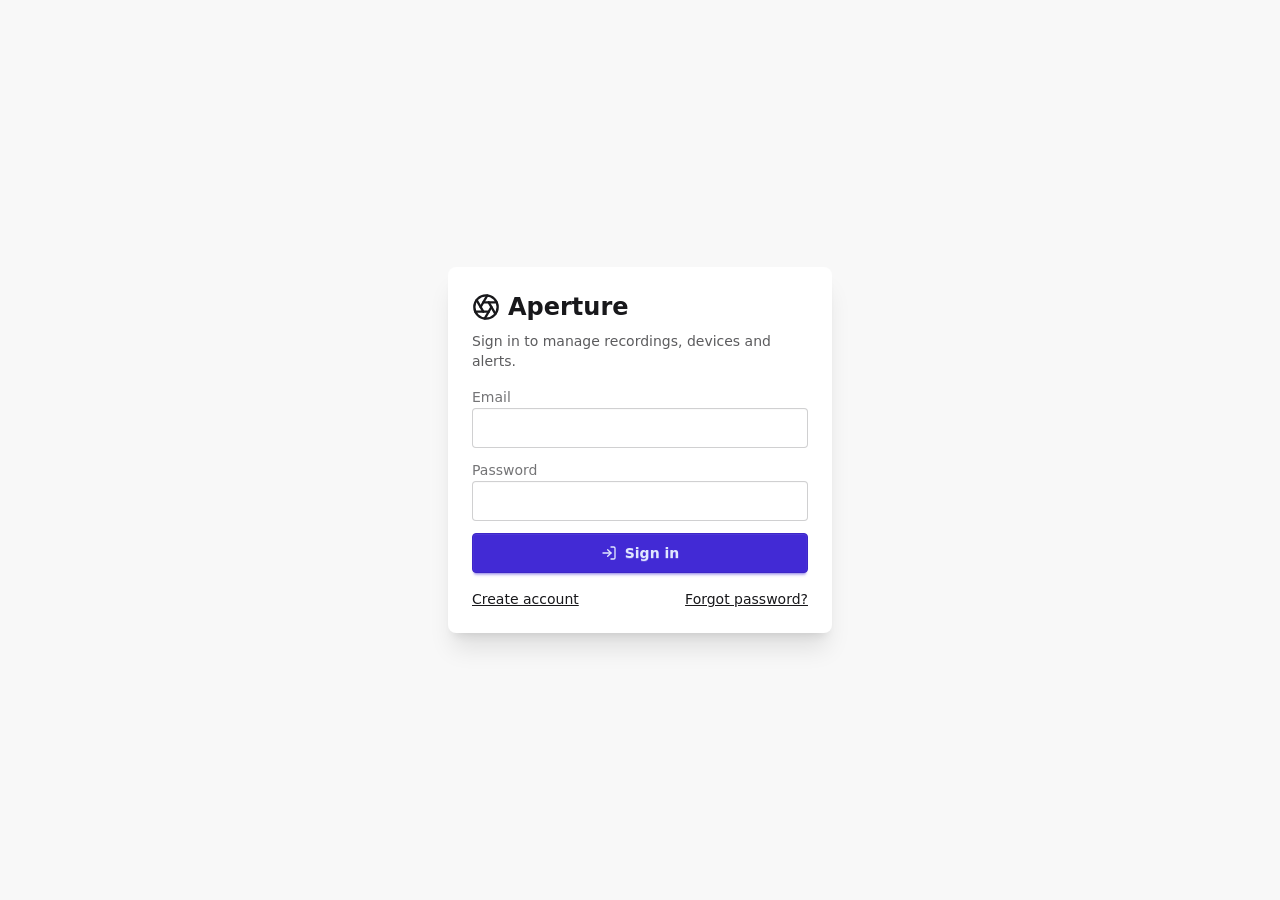
<file: infra/nginx/site/index.html>
<!doctype html>
<html lang="en">
<head>
  <meta charset="utf-8">
  <meta name="viewport" content="width=device-width, initial-scale=1">
  <link rel="icon" type="image/svg+xml" href="/favicon.svg">
  <link rel="apple-touch-icon" href="/apple-touch-icon.png">
  <link rel="manifest" href="/site.webmanifest">
  <meta name="theme-color" content="#2563eb">
  <title>Sign in — Aperture</title>
  <link rel="stylesheet" href="assets/app.css">
</head>
<body class="min-h-screen bg-base-200 flex items-center justify-center p-4">
  <div class="card bg-base-100 shadow-xl w-full max-w-sm">
    <div class="card-body">
      <h1 class="card-title text-2xl gap-2" data-icon="aperture" data-icon-size="size-7">Aperture</h1>
      <p class="text-sm opacity-70">Sign in to manage recordings, devices and alerts.</p>
      <form id="login-form" class="mt-2 space-y-3">
        <div>
          <label class="label" for="email">Email</label>
          <input id="email" name="email" type="email" class="input w-full" required autocomplete="email">
        </div>
        <div>
          <label class="label" for="password">Password</label>
          <input id="password" name="password" type="password" class="input w-full" required autocomplete="current-password">
        </div>
        <button type="submit" class="btn btn-primary w-full" data-icon="log-in">Sign in</button>
      </form>
      <div class="mt-2 flex justify-between text-sm">
        <a class="link" href="register.html">Create account</a>
        <a class="link" href="forgot-password.html">Forgot password?</a>
      </div>
    </div>
  </div>
  <script type="module" src="js/login.js"></script>
</body>
</html>
</file>
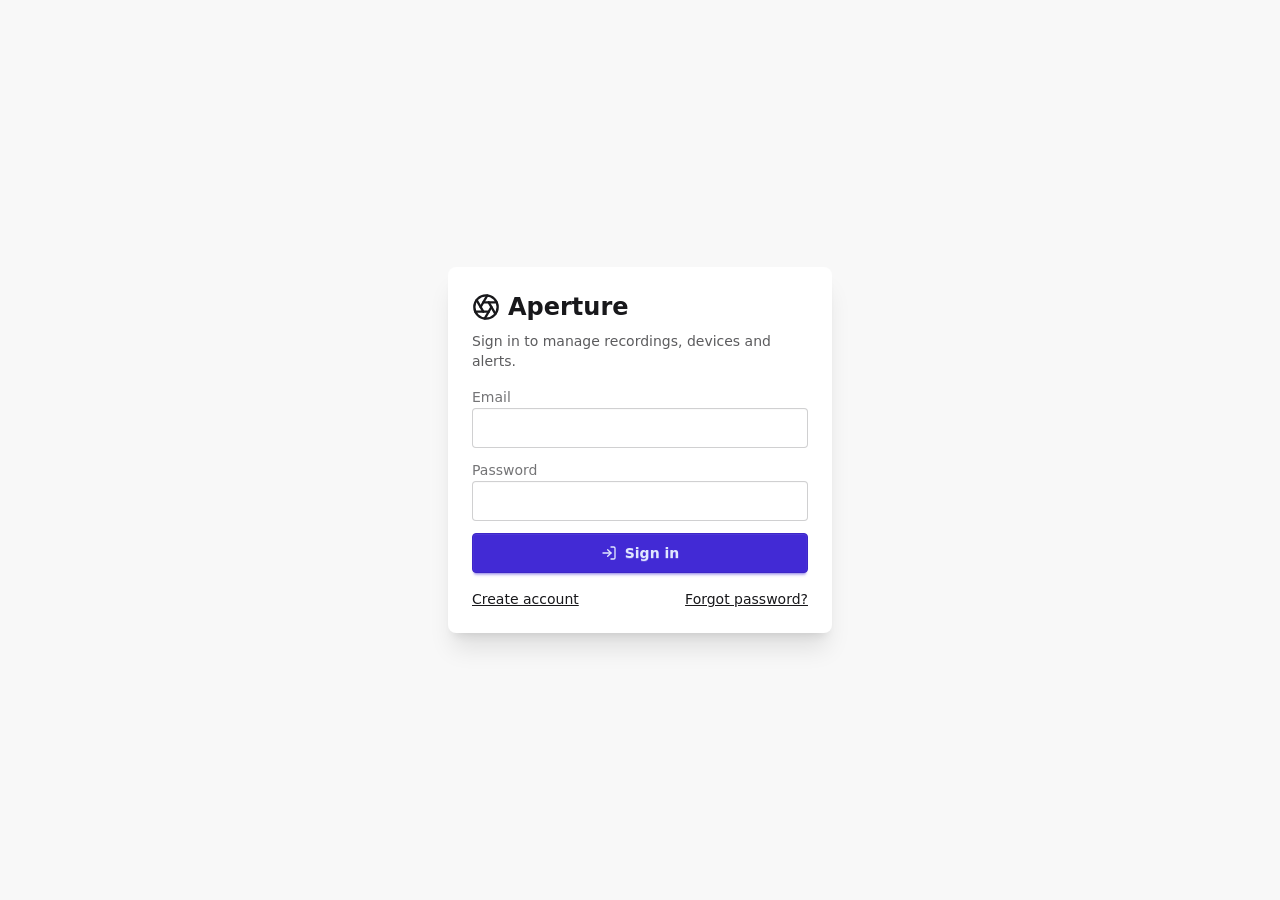
<file: infra/nginx/site/contacts.html>
<!doctype html>
<html lang="en">
<head>
  <meta charset="utf-8">
  <meta name="viewport" content="width=device-width, initial-scale=1">
  <link rel="icon" type="image/svg+xml" href="/favicon.svg">
  <link rel="apple-touch-icon" href="/apple-touch-icon.png">
  <link rel="manifest" href="/site.webmanifest">
  <meta name="theme-color" content="#2563eb">
  <title>Emergency contacts — Aperture</title>
  <link rel="stylesheet" href="assets/app.css">
</head>
<body class="min-h-screen bg-base-200">
  <header data-nav></header>
  <main class="mx-auto max-w-5xl p-4 space-y-4">
    <div class="flex items-center justify-between flex-wrap gap-2">
      <h1 class="text-2xl font-bold">Emergency contacts</h1>
      <button id="add" class="btn btn-primary" data-icon="plus">Add contact</button>
    </div>

    <div class="alert">
      <span>When an emergency recording's countdown expires, every contact below receives an
      email with the live stream link.</span>
    </div>

    <div class="card bg-base-100 shadow">
      <div class="card-body p-0 overflow-x-auto">
        <table class="table">
          <thead><tr><th>Name</th><th>Email</th><th>Custom message</th><th></th></tr></thead>
          <tbody id="rows">
            <tr><td colspan="4" class="text-center p-6"><span class="loading loading-spinner"></span></td></tr>
          </tbody>
        </table>
      </div>
    </div>
  </main>

  <dialog id="contact-dialog" class="modal">
    <div class="modal-box">
      <h2 id="dialog-title" class="text-lg font-bold">Add contact</h2>
      <form id="contact-form" class="mt-3 space-y-3">
        <div>
          <label class="label" for="name">Name</label>
          <input id="name" name="name" type="text" class="input w-full" required maxlength="120" autocomplete="name">
        </div>
        <div>
          <label class="label" for="email">Email</label>
          <input id="email" name="email" type="email" class="input w-full" required maxlength="255" autocomplete="email">
        </div>
        <div>
          <label class="label" for="messageOverride">Custom alert message (optional)</label>
          <textarea id="messageOverride" name="messageOverride" class="textarea w-full" rows="3"
                    maxlength="2000" placeholder="Leave empty to use your default alert message"></textarea>
        </div>
        <div class="modal-action">
          <button type="button" class="btn" data-close>Cancel</button>
          <button type="submit" class="btn btn-primary" data-icon="check">Save</button>
        </div>
      </form>
    </div>
  </dialog>

  <script type="module" src="js/contacts.js"></script>
</body>
</html>
</file>
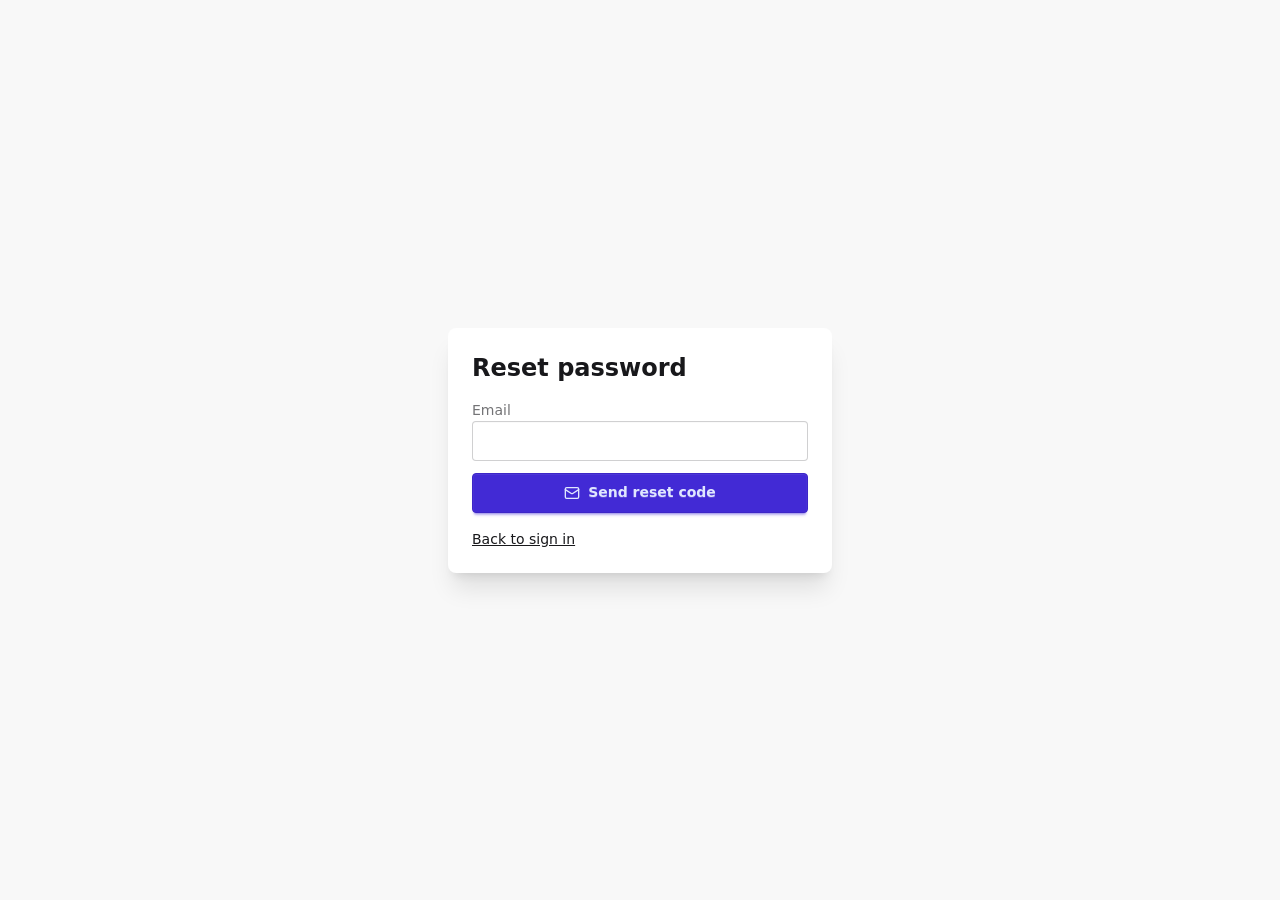
<file: infra/nginx/site/forgot-password.html>
<!doctype html>
<html lang="en">
<head>
  <meta charset="utf-8">
  <meta name="viewport" content="width=device-width, initial-scale=1">
  <link rel="icon" type="image/svg+xml" href="/favicon.svg">
  <link rel="apple-touch-icon" href="/apple-touch-icon.png">
  <link rel="manifest" href="/site.webmanifest">
  <meta name="theme-color" content="#2563eb">
  <title>Reset password — Aperture</title>
  <link rel="stylesheet" href="assets/app.css">
</head>
<body class="min-h-screen bg-base-200 flex items-center justify-center p-4">
  <div class="card bg-base-100 shadow-xl w-full max-w-sm">
    <div class="card-body">
      <h1 class="card-title text-2xl">Reset password</h1>

      <form id="request-form" class="mt-2 space-y-3">
        <div>
          <label class="label" for="email">Email</label>
          <input id="email" name="email" type="email" class="input w-full" required autocomplete="email">
        </div>
        <button type="submit" class="btn btn-primary w-full" data-icon="mail">Send reset code</button>
      </form>

      <form id="confirm-form" class="mt-2 space-y-3 hidden">
        <p class="text-sm opacity-70">If that address exists, a reset code is on its way.</p>
        <div>
          <label class="label" for="code">Reset code</label>
          <input id="code" name="code" type="text" inputmode="numeric" class="input w-full" required autocomplete="one-time-code">
        </div>
        <div>
          <label class="label" for="newPassword">New password</label>
          <input id="newPassword" name="newPassword" type="password" class="input w-full" required
                 minlength="8" maxlength="128" autocomplete="new-password">
          <p class="text-xs opacity-70 mt-1">At least 8 characters, one number, one special character.</p>
        </div>
        <button type="submit" class="btn btn-primary w-full" data-icon="key">Set new password</button>
      </form>

      <p class="mt-2 text-sm"><a class="link" href="index.html">Back to sign in</a></p>
    </div>
  </div>
  <script type="module" src="js/forgot-password.js"></script>
</body>
</html>
</file>
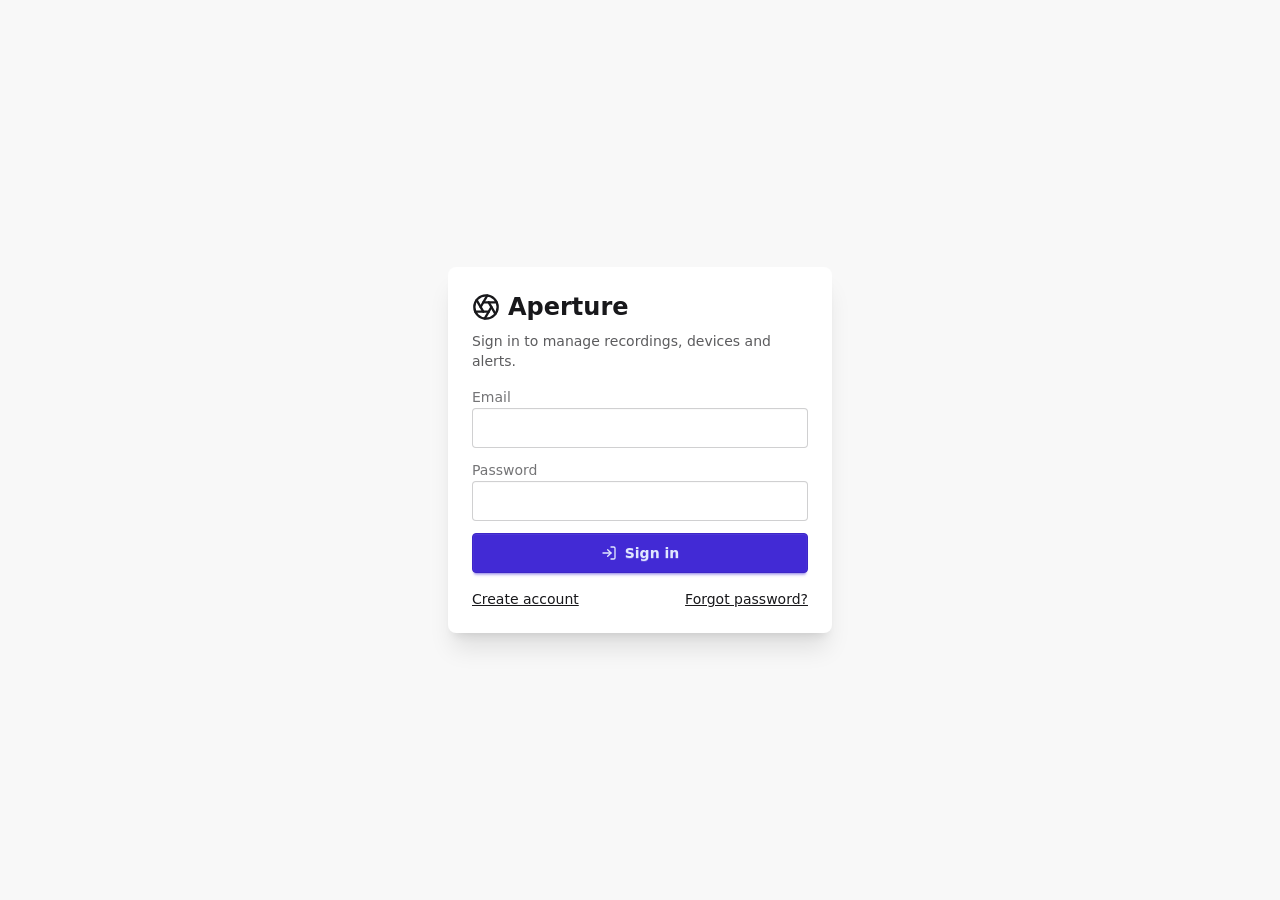
<file: infra/nginx/site/recordings.html>
<!doctype html>
<html lang="en">
<head>
  <meta charset="utf-8">
  <meta name="viewport" content="width=device-width, initial-scale=1">
  <link rel="icon" type="image/svg+xml" href="/favicon.svg">
  <link rel="apple-touch-icon" href="/apple-touch-icon.png">
  <link rel="manifest" href="/site.webmanifest">
  <meta name="theme-color" content="#2563eb">
  <title>Recordings — Aperture</title>
  <link rel="stylesheet" href="assets/app.css">
</head>
<body class="min-h-screen bg-base-200">
  <header data-nav></header>
  <main class="mx-auto max-w-5xl p-4 space-y-4">
    <div class="flex items-center justify-between gap-2 flex-wrap">
      <h1 class="text-2xl font-bold">Recordings</h1>
      <select id="status-filter" class="select w-44">
        <option value="">All statuses</option>
        <option value="PENDING">Pending</option>
        <option value="RECORDING">Recording</option>
        <option value="INTERRUPTED">Interrupted</option>
        <option value="ENDED">Ended</option>
        <option value="FAILED">Failed</option>
      </select>
    </div>

    <div class="card bg-base-100 shadow">
      <div class="card-body p-0 overflow-x-auto">
        <table class="table">
          <thead>
            <tr><th>Started</th><th>Ended</th><th>Status</th><th>Alerts sent</th><th></th></tr>
          </thead>
          <tbody id="rows">
            <tr><td colspan="5" class="text-center p-6"><span class="loading loading-spinner"></span></td></tr>
          </tbody>
        </table>
      </div>
    </div>

    <div class="flex items-center justify-center gap-2">
      <button id="prev" class="btn btn-sm">«</button>
      <span id="page-info" class="text-sm"></span>
      <button id="next" class="btn btn-sm">»</button>
    </div>
  </main>
  <script type="module" src="js/recordings.js"></script>
</body>
</html>
</file>
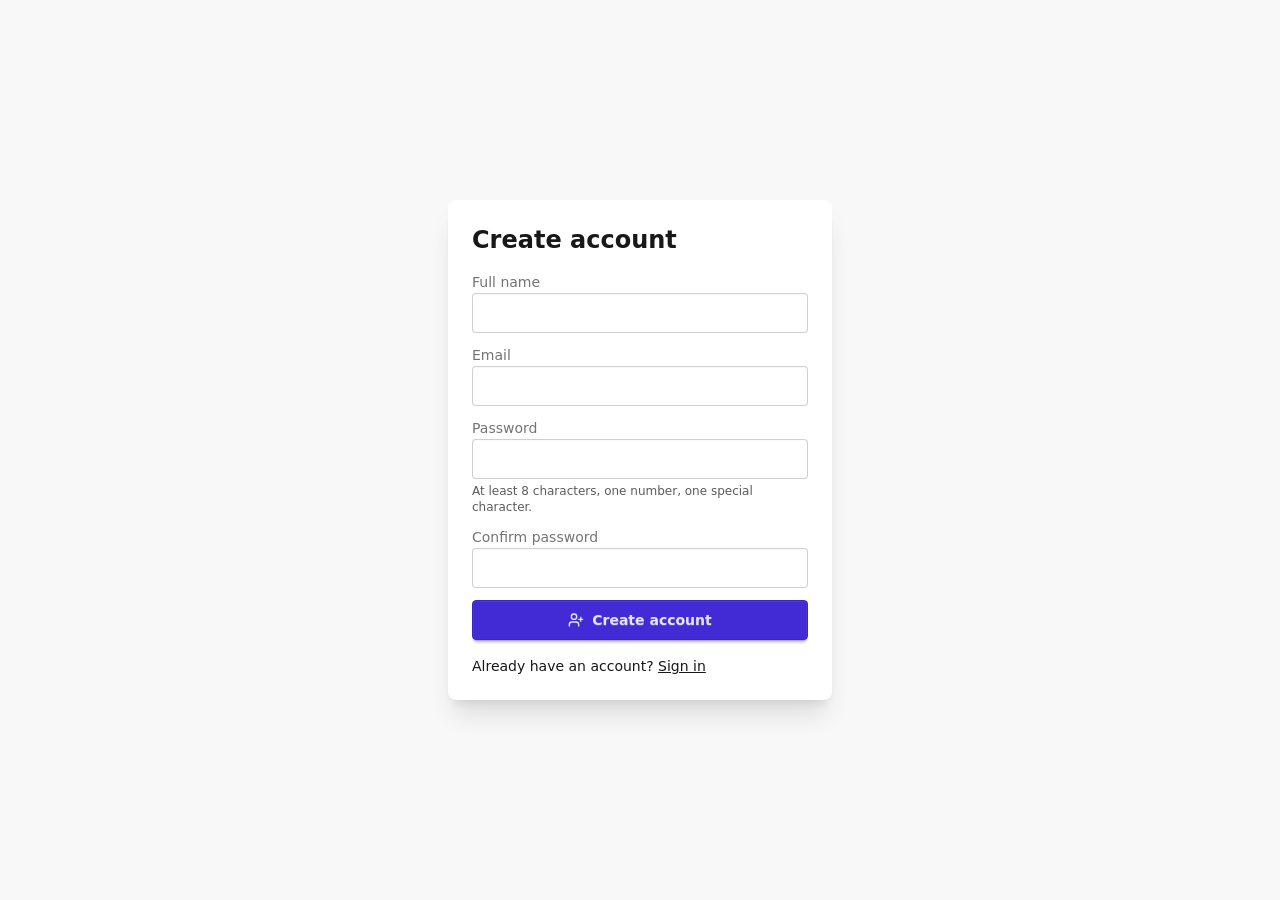
<file: infra/nginx/site/register.html>
<!doctype html>
<html lang="en">
<head>
  <meta charset="utf-8">
  <meta name="viewport" content="width=device-width, initial-scale=1">
  <link rel="icon" type="image/svg+xml" href="/favicon.svg">
  <link rel="apple-touch-icon" href="/apple-touch-icon.png">
  <link rel="manifest" href="/site.webmanifest">
  <meta name="theme-color" content="#2563eb">
  <title>Create account — Aperture</title>
  <link rel="stylesheet" href="assets/app.css">
</head>
<body class="min-h-screen bg-base-200 flex items-center justify-center p-4">
  <div class="card bg-base-100 shadow-xl w-full max-w-sm">
    <div class="card-body">
      <h1 class="card-title text-2xl">Create account</h1>
      <form id="register-form" class="mt-2 space-y-3">
        <div>
          <label class="label" for="fullname">Full name</label>
          <input id="fullname" name="fullname" type="text" class="input w-full" required maxlength="255" autocomplete="name">
        </div>
        <div>
          <label class="label" for="email">Email</label>
          <input id="email" name="email" type="email" class="input w-full" required autocomplete="email">
        </div>
        <div>
          <label class="label" for="password">Password</label>
          <input id="password" name="password" type="password" class="input w-full" required
                 minlength="8" maxlength="128" autocomplete="new-password">
          <p class="text-xs opacity-70 mt-1">At least 8 characters, one number, one special character.</p>
        </div>
        <div>
          <label class="label" for="confirm">Confirm password</label>
          <input id="confirm" name="confirm" type="password" class="input w-full" required autocomplete="new-password">
        </div>
        <button type="submit" class="btn btn-primary w-full" data-icon="user-plus">Create account</button>
      </form>
      <p class="mt-2 text-sm">Already have an account? <a class="link" href="index.html">Sign in</a></p>
    </div>
  </div>
  <script type="module" src="js/register.js"></script>
</body>
</html>
</file>
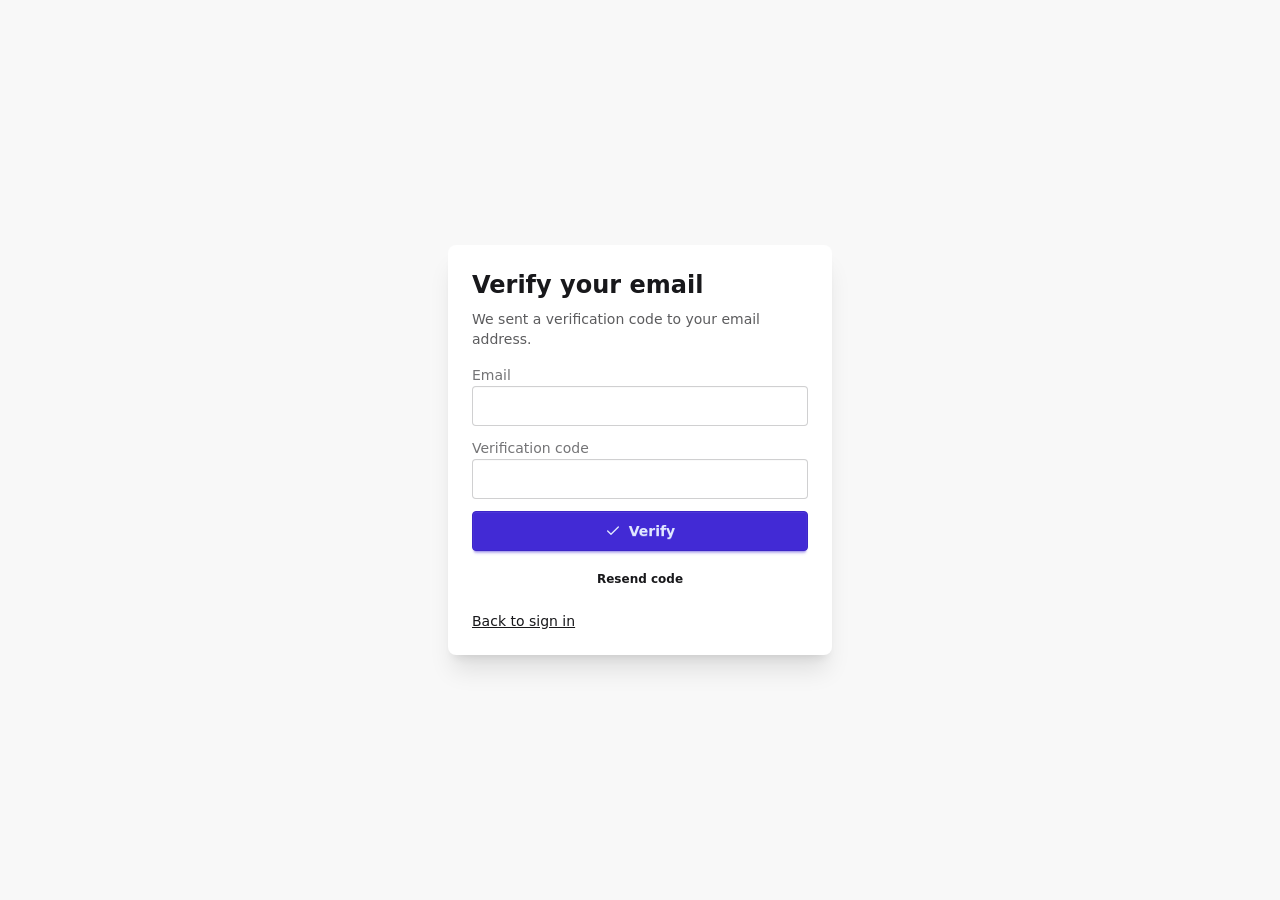
<file: infra/nginx/site/verify-email.html>
<!doctype html>
<html lang="en">
<head>
  <meta charset="utf-8">
  <meta name="viewport" content="width=device-width, initial-scale=1">
  <link rel="icon" type="image/svg+xml" href="/favicon.svg">
  <link rel="apple-touch-icon" href="/apple-touch-icon.png">
  <link rel="manifest" href="/site.webmanifest">
  <meta name="theme-color" content="#2563eb">
  <title>Verify email — Aperture</title>
  <link rel="stylesheet" href="assets/app.css">
</head>
<body class="min-h-screen bg-base-200 flex items-center justify-center p-4">
  <div class="card bg-base-100 shadow-xl w-full max-w-sm">
    <div class="card-body">
      <h1 class="card-title text-2xl">Verify your email</h1>
      <p class="text-sm opacity-70">We sent a verification code to your email address.</p>
      <form id="verify-form" class="mt-2 space-y-3">
        <div>
          <label class="label" for="email">Email</label>
          <input id="email" name="email" type="email" class="input w-full" required autocomplete="email">
        </div>
        <div>
          <label class="label" for="code">Verification code</label>
          <input id="code" name="code" type="text" inputmode="numeric" class="input w-full" required autocomplete="one-time-code">
        </div>
        <button type="submit" class="btn btn-primary w-full" data-icon="check">Verify</button>
      </form>
      <button id="resend" class="btn btn-ghost btn-sm mt-1">Resend code</button>
      <p class="mt-2 text-sm"><a class="link" href="index.html">Back to sign in</a></p>
    </div>
  </div>
  <script type="module" src="js/verify-email.js"></script>
</body>
</html>
</file>
